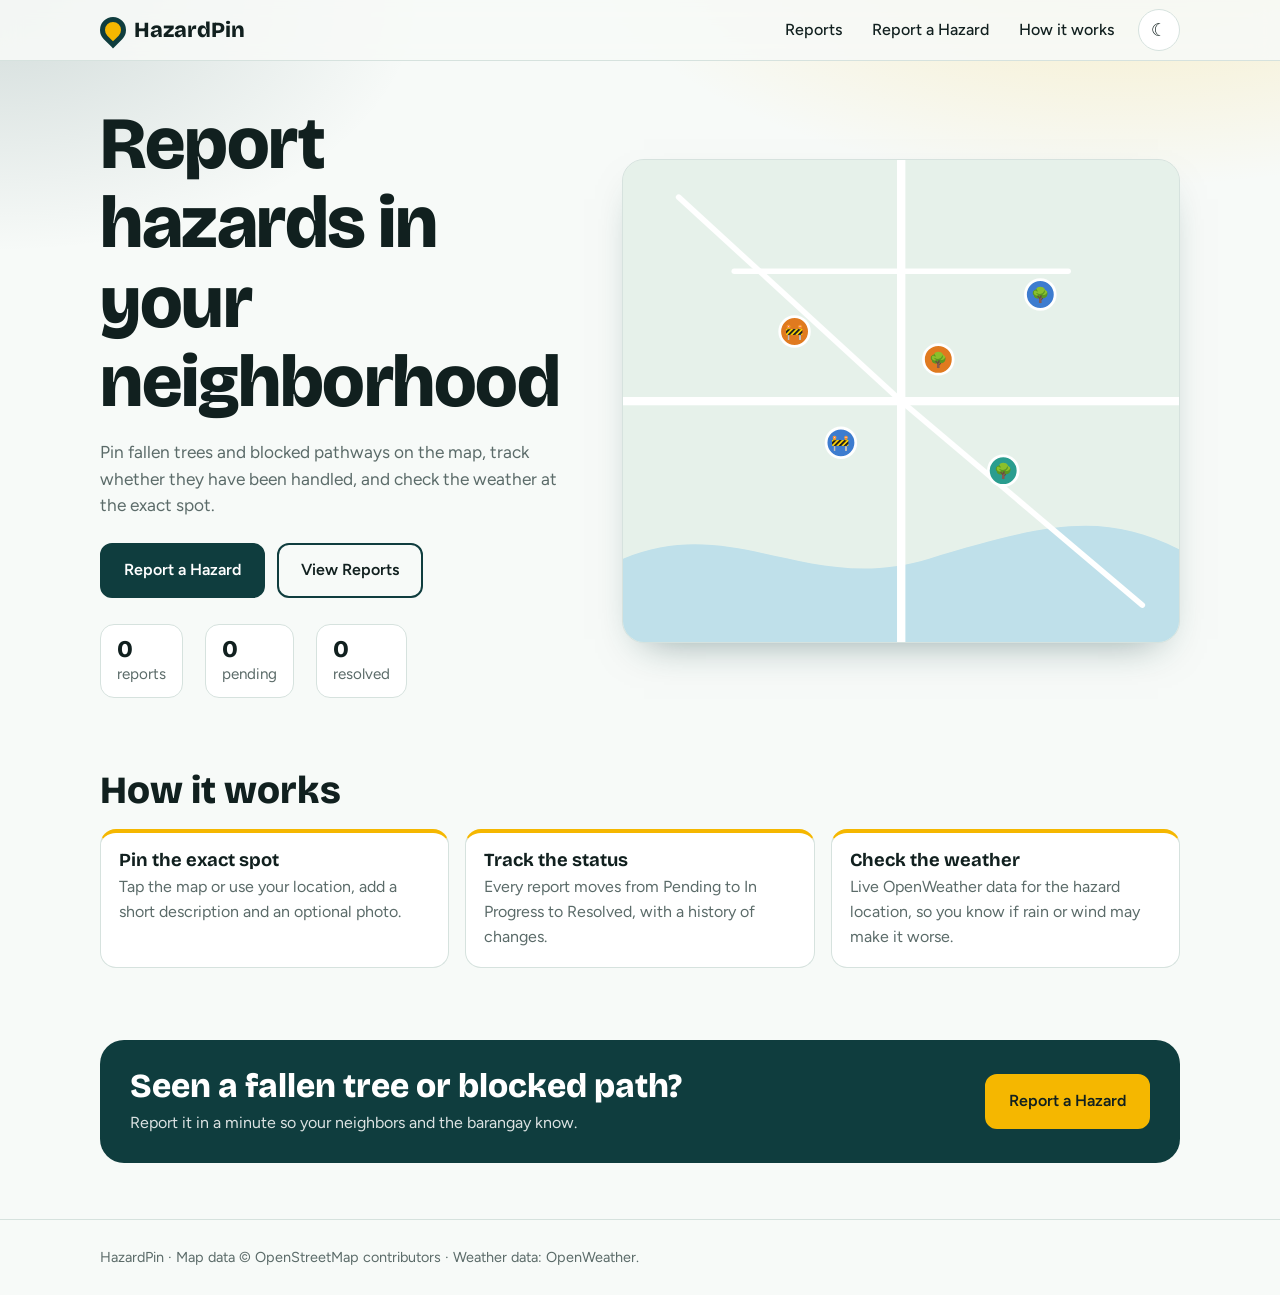
<file: index.html>
<!DOCTYPE html>
<html lang="en">
<head>
  <meta charset="utf-8">
  <meta name="viewport" content="width=device-width, initial-scale=1, viewport-fit=cover">
  <title>HazardPin – Community hazard reporting</title>
  <link rel="preconnect" href="https://fonts.googleapis.com">
  <link href="https://fonts.googleapis.com/css2?family=Bricolage+Grotesque:wght@600;800&family=Figtree:wght@400;500;600&display=swap" rel="stylesheet">
  <link rel="stylesheet" href="style.css">
</head>
<body data-page="home">

  <header>
    <div class="wrap bar">
      <a class="logo" href="index.html"><i></i>HazardPin</a>
      <nav id="nav" aria-label="Main">
        <a href="reports.html">Reports</a>
        <a href="report.html">Report a Hazard</a>
        <a href="index.html#how">How it works</a>
      </nav>
      <button class="ib" id="theme" aria-label="Switch light or dark mode">☾</button>
      <button class="ib" id="menuBtn" aria-label="Open menu" aria-expanded="false">☰</button>
    </div>
  </header>

  <main>
    <div class="wrap hero">
      <div>
        <h1>Report hazards in your neighborhood</h1>
        <p>Pin fallen trees and blocked pathways on the map, track whether they have been handled, and check the weather at the exact spot.</p>
        <div class="cta">
          <a class="btn pri" href="report.html">Report a Hazard</a>
          <a class="btn" href="reports.html">View Reports</a>
        </div>
        <div class="stats">
          <div><b id="sCount">0</b>reports</div>
          <div><b id="sPend">0</b>pending</div>
          <div><b id="sRes">0</b>resolved</div>
        </div>
      </div>

      <!-- Decorative map illustration -->
      <div class="mapbox heroimg">
        <svg viewBox="0 0 600 520" role="img" aria-label="Illustration: hazard pins on a neighborhood map">
          <rect width="600" height="520" fill="var(--land)"/>
          <path d="M0 430 C120 380 200 470 330 430 S520 380 600 420 V520 H0Z" fill="var(--water)"/>
          <g stroke="var(--road)" stroke-width="9" fill="none" stroke-linecap="round">
            <path d="M0 260 H600"/>
            <path d="M300 0 V520"/>
            <path d="M60 40 L300 260 L560 480" stroke-width="6"/>
            <path d="M120 120 H480" stroke-width="6"/>
          </g>
          <g stroke="#fff" stroke-width="3">
            <circle cx="340" cy="215" r="16" fill="#e07a1f"/>
            <circle cx="235" cy="305" r="16" fill="#3d7ccf"/>
            <circle cx="410" cy="335" r="16" fill="#2a9d8f"/>
            <circle cx="185" cy="185" r="16" fill="#e07a1f"/>
            <circle cx="450" cy="145" r="16" fill="#3d7ccf"/>
          </g>
          <g font-size="16" text-anchor="middle">
            <text x="340" y="221">🌳</text>
            <text x="235" y="311">🚧</text>
            <text x="410" y="341">🌳</text>
            <text x="185" y="191">🚧</text>
            <text x="450" y="151">🌳</text>
          </g>
        </svg>
      </div>
    </div>

    <section id="how">
      <div class="wrap">
        <div class="head"><h2>How it works</h2></div>
        <div class="how">
          <div>
            <h3>Pin the exact spot</h3>
            <p>Tap the map or use your location, add a short description and an optional photo.</p>
          </div>
          <div>
            <h3>Track the status</h3>
            <p>Every report moves from Pending to In Progress to Resolved, with a history of changes.</p>
          </div>
          <div>
            <h3>Check the weather</h3>
            <p>Live OpenWeather data for the hazard location, so you know if rain or wind may make it worse.</p>
          </div>
        </div>
      </div>
    </section>

    <section>
      <div class="wrap">
        <div class="band">
          <div>
            <h2>Seen a fallen tree or blocked path?</h2>
            <p>Report it in a minute so your neighbors and the barangay know.</p>
          </div>
          <a class="btn" href="report.html">Report a Hazard</a>
        </div>
      </div>
    </section>
  </main>

  <footer>
    <div class="wrap">HazardPin · Map data © OpenStreetMap contributors · Weather data: OpenWeather.</div>
  </footer>

  <div class="toast" id="toast" role="status"></div>
  <script src="script.js"></script>
</body>
</html>
</file>
<file: style.css>
/* HazardPin styles */

/* ---------- Colors (light theme by default) ---------- */
:root {
  --bg: #f7faf8;
  --surface: #fff;
  --ink: #11201f;
  --muted: #5b6b69;
  --line: #d6e2de;
  --pine: #0f3d3e;
  --pine-ink: #fff;
  --sun: #f5b700;
  --land: #e6f1ea;
  --road: #fff;
  --water: #bfe0ea;
  --err: #b3261e;

  box-sizing: border-box;
  padding-top: env(safe-area-inset-top, 0px);
  padding-bottom: env(safe-area-inset-bottom, 0px);
}

/* Dark theme: follows the device unless the user picked light manually */
@media (prefers-color-scheme: dark) {
  :root:not([data-theme="light"]) {
    --bg: #0c1615;
    --surface: #13221f;
    --ink: #e8f2ef;
    --muted: #9bb0ab;
    --line: #26403b;
    --pine: #7fd1b9;
    --pine-ink: #08201b;
    --land: #162a26;
    --road: #22403a;
    --water: #1b3d4a;
    --err: #ff8a80;
    color-scheme: dark;
  }
}

/* Dark theme: user picked it with the toggle button */
:root[data-theme="dark"] {
  --bg: #0c1615;
  --surface: #13221f;
  --ink: #e8f2ef;
  --muted: #9bb0ab;
  --line: #26403b;
  --pine: #7fd1b9;
  --pine-ink: #08201b;
  --land: #162a26;
  --road: #22403a;
  --water: #1b3d4a;
  --err: #ff8a80;
  color-scheme: dark;
}


/* ---------- Basics ---------- */
html {
  scroll-behavior: smooth;
  scroll-padding-top: 70px;
  height: auto;
}

* {
  box-sizing: border-box;
}

body {
  margin: 0;
  background: var(--bg);
  color: var(--ink);
  font: 400 16px/1.55 Figtree, system-ui, -apple-system, "Segoe UI", sans-serif;
}

h1, h2, h3 {
  font-family: "Bricolage Grotesque", Figtree, system-ui, sans-serif;
  line-height: 1.08;
  margin: 0;
}

a {
  color: inherit;
}

button, input, textarea, select {
  font: inherit;
  color: inherit;
}

:focus-visible {
  outline: 3px solid var(--sun);
  outline-offset: 2px;
}

.wrap {
  max-width: 1120px;
  margin: 0 auto;
  padding: 0 20px;
}

section {
  padding: 36px 0;
}


/* ---------- Header and navigation ---------- */
header {
  position: sticky;
  top: 0;
  z-index: 20;
  background: color-mix(in srgb, var(--bg) 88%, transparent);
  backdrop-filter: blur(10px);
  border-bottom: 1px solid var(--line);
}

.bar {
  display: flex;
  align-items: center;
  gap: 12px;
  height: 60px;
}

.logo {
  font: 800 1.35rem "Bricolage Grotesque", sans-serif;
  text-decoration: none;
  display: flex;
  align-items: center;
  gap: 8px;
  margin-right: auto;
}

/* The little map-pin shape next to the logo text */
.logo i {
  width: 26px;
  height: 26px;
  border-radius: 50% 50% 50% 0;
  transform: rotate(-45deg);
  background: var(--sun);
  display: inline-block;
  border: 5px solid var(--pine);
}

nav {
  display: flex;
  gap: 6px;
}

nav a {
  padding: 8px 12px;
  border-radius: 99px;
  text-decoration: none;
  font-weight: 500;
}

nav a:hover,
nav a[aria-current="page"] {
  background: var(--land);
}

/* Round icon buttons (theme toggle, menu, close) */
.ib {
  width: 42px;
  height: 42px;
  border-radius: 50%;
  border: 1.5px solid var(--line);
  background: var(--surface);
  cursor: pointer;
  font-size: 1.1rem;
}

#menuBtn {
  display: none; /* only shown on small screens */
}


/* ---------- Buttons ---------- */
.btn {
  display: inline-flex;
  align-items: center;
  justify-content: center;
  gap: 8px;
  padding: 13px 22px;
  border-radius: 12px;
  border: 2px solid var(--pine);
  background: transparent;
  font-weight: 600;
  cursor: pointer;
  text-decoration: none;
  transition: transform 0.15s;
}

.btn:active {
  transform: scale(0.97);
}

.btn.pri {
  background: var(--pine);
  color: var(--pine-ink);
}

/* Red outlined button used for delete / details */
.del {
  margin-top: 12px;
  width: 100%;
  padding: 8px;
  border-radius: 10px;
  border: 1.5px solid var(--err);
  background: transparent;
  color: var(--err);
  font-weight: 600;
  cursor: pointer;
}

.del:hover {
  background: var(--err);
  color: #fff;
}

/* "Details & update status" uses the .del shape but in the main color */
.upd {
  border-color: var(--pine);
  color: var(--ink);
}

.upd:hover {
  background: var(--pine);
  color: var(--pine-ink);
}


/* ---------- Home page ---------- */
body[data-page="home"] {
  background:
    radial-gradient(900px 420px at 88% -5%, rgba(245, 183, 0, 0.22), transparent 60%),
    radial-gradient(700px 420px at 0% 0%, color-mix(in srgb, var(--pine) 16%, transparent), transparent 60%),
    var(--bg);
}

.hero {
  display: grid;
  grid-template-columns: 1fr 1.15fr;
  gap: 36px;
  align-items: center;
  padding: 44px 20px 36px;
}

.hero h1 {
  font-size: clamp(2.6rem, 7vw, 4.6rem);
  font-weight: 800;
  letter-spacing: -0.02em;
}

.hero p {
  color: var(--muted);
  max-width: 46ch;
  margin: 16px 0 24px;
  font-size: 1.08rem;
}

.cta {
  display: flex;
  gap: 12px;
  flex-wrap: wrap;
}

.stats {
  display: flex;
  gap: 22px;
  margin-top: 26px;
  color: var(--muted);
  font-size: 0.95rem;
}

.stats > div {
  background: var(--surface);
  border: 1.5px solid var(--line);
  border-radius: 14px;
  padding: 10px 16px;
}

.stats b {
  display: block;
  font: 800 1.5rem "Bricolage Grotesque", sans-serif;
  color: var(--ink);
}

.heroimg svg {
  display: block;
  width: 100%;
  height: auto;
}

.head {
  display: flex;
  flex-wrap: wrap;
  align-items: end;
  justify-content: space-between;
  gap: 14px;
  margin-bottom: 18px;
}

.head h2 {
  font-size: clamp(1.7rem, 4vw, 2.4rem);
  font-weight: 800;
}

.how {
  display: grid;
  grid-template-columns: repeat(auto-fit, minmax(220px, 1fr));
  gap: 16px;
}

.how div {
  background: var(--surface);
  border: 1.5px solid var(--line);
  border-top: 4px solid var(--sun);
  border-radius: 16px;
  padding: 18px;
}

.how h3 {
  font-size: 1.15rem;
  margin-bottom: 4px;
}

.how p {
  margin: 0;
  color: var(--muted);
}

/* Green call-to-action strip at the bottom of the home page */
.band {
  display: flex;
  align-items: center;
  justify-content: space-between;
  gap: 18px;
  flex-wrap: wrap;
  background: var(--pine);
  color: var(--pine-ink);
  border-radius: 24px;
  padding: 28px 30px;
}

.band h2 {
  font-size: clamp(1.5rem, 3.5vw, 2.1rem);
  font-weight: 800;
}

.band p {
  margin: 6px 0 0;
  opacity: 0.85;
}

.band .btn {
  background: var(--sun);
  border-color: var(--sun);
  color: #11201f;
}


/* ---------- Maps ---------- */
.mapbox {
  position: relative;
  isolation: isolate;
  border: 1.5px solid var(--line);
  border-radius: 22px;
  overflow: hidden;
  background: var(--land);
  box-shadow: 0 18px 40px -22px rgba(15, 61, 62, 0.5);
}

.findmap {
  margin-bottom: 22px;
}

#map {
  width: 100%;
  height: 440px;
  z-index: 0;
}

.legend {
  z-index: 500;
  position: absolute;
  left: 12px;
  bottom: 12px;
  background: var(--surface);
  border: 1px solid var(--line);
  border-radius: 10px;
  padding: 6px 10px;
  font-size: 0.8rem;
  color: var(--muted);
}

/* The teardrop-shaped hazard pins on the map */
.pin {
  width: 36px;
  height: 36px;
  border-radius: 50% 50% 50% 0;
  transform: rotate(-45deg);
  background: var(--c);
  border: 3px solid #fff;
  box-shadow: 0 3px 10px rgba(0, 0, 0, 0.35);
  display: grid;
  place-items: center;
}

.pin span {
  transform: rotate(45deg); /* turn the emoji back upright */
  font-size: 1rem;
  line-height: 1;
}

.pin.sel {
  outline: 3px solid var(--sun);
  outline-offset: 2px;
}

.leaflet-div-icon {
  background: none;
  border: 0;
}


/* ---------- Weather panel and API key ---------- */
.keybar {
  display: grid;
  gap: 6px;
  max-width: 460px;
  margin-bottom: 18px;
}

.keybar .meta {
  margin: 0;
}

.panel {
  background: var(--surface);
  border: 1.5px solid var(--line);
  border-radius: 18px;
  padding: 16px 18px;
  margin-bottom: 18px;
}

.panel h3 {
  font-size: 1.05rem;
  margin-bottom: 8px;
}

.wx {
  display: flex;
  gap: 14px;
  align-items: center;
  flex-wrap: wrap;
}

.wx img {
  width: 64px;
  height: 64px;
}

.wx .temp {
  font: 800 1.8rem "Bricolage Grotesque", sans-serif;
}

.warn {
  margin: 10px 0 0;
  padding: 8px 12px;
  border-radius: 10px;
  background: color-mix(in srgb, var(--sun) 25%, transparent);
  font-size: 0.9rem;
}


/* ---------- Reports list ---------- */
.chips {
  display: flex;
  gap: 8px;
  flex-wrap: wrap;
  margin-bottom: 18px;
  align-items: center;
}

.chip {
  padding: 8px 16px;
  border-radius: 99px;
  border: 1.5px solid var(--pine);
  background: transparent;
  cursor: pointer;
  font-weight: 500;
}

.chip[aria-pressed="true"] {
  background: var(--pine);
  color: var(--pine-ink);
}

select.chip {
  appearance: none;
  background: var(--surface);
  padding-right: 16px;
}

.grid {
  display: grid;
  grid-template-columns: repeat(auto-fill, minmax(270px, 1fr));
  gap: 18px;
}

.card {
  display: block;
  position: relative;
  overflow: hidden;
  background: var(--surface);
  border: 1.5px solid var(--line);
  border-radius: 18px;
  cursor: pointer;
  transition: border-color 0.15s, transform 0.15s;
}

.card:hover,
.card.on {
  border-color: var(--pine);
}

.card:hover {
  transform: translateY(-3px);
}

.card h3 {
  font-size: 1.15rem;
}

.card .photo {
  display: grid;
  place-items: center;
  position: relative;
  aspect-ratio: 16 / 10;
  font-size: 3.2rem;
  background-size: cover;
  background-position: center;
}

.cbody {
  padding: 14px 16px 16px;
}

.card .desc {
  margin: 0 0 6px;
  font-size: 0.92rem;
}

.badge {
  position: absolute;
  left: 10px;
  bottom: 10px;
  background: var(--surface);
  color: var(--ink);
  border-radius: 99px;
  padding: 3px 11px;
  font: 600 0.8rem Figtree, sans-serif;
}

.meta {
  color: var(--muted);
  font-size: 0.9rem;
  margin: 2px 0 6px;
}

.empty {
  grid-column: 1 / -1;
  text-align: center;
  color: var(--muted);
  padding: 40px 10px;
  border: 1.5px dashed var(--line);
  border-radius: 18px;
}


/* ---------- Report form ---------- */
form.post {
  max-width: 560px;
  background: var(--surface);
  border: 1.5px solid var(--line);
  border-radius: 20px;
  padding: 22px;
  display: grid;
  gap: 14px;
}

label {
  display: grid;
  gap: 5px;
  font-weight: 600;
  font-size: 0.92rem;
}

.lbl {
  font-weight: 600;
  font-size: 0.92rem;
  margin-bottom: 6px;
}

input[type=text],
input[type=password],
textarea,
select.fld {
  width: 100%;
  padding: 12px 14px;
  border-radius: 12px;
  border: 1.5px dashed var(--muted);
  background: var(--bg);
}

input:focus,
textarea:focus,
select.fld:focus {
  border-style: solid;
  border-color: var(--pine);
}

.pickmap {
  position: relative;
  isolation: isolate;
  border: 1.5px solid var(--line);
  border-radius: 12px;
  overflow: hidden;
}

#pick {
  height: 300px;
  width: 100%;
  z-index: 0;
}

.drop {
  display: grid;
  place-items: center;
  min-height: 120px;
  border: 1.5px dashed var(--muted);
  border-radius: 12px;
  background: var(--land);
  cursor: pointer;
  color: var(--muted);
  background-size: cover;
  background-position: center;
  text-align: center;
}

.err {
  color: var(--err);
  font-size: 0.88rem;
  min-height: 1.2em;
  margin: 0;
}


/* ---------- Details popup ---------- */
dialog {
  width: min(560px, 94vw);
  max-height: 92vh;
  border: 0;
  border-radius: 22px;
  padding: 0;
  background: var(--surface);
  color: var(--ink);
  box-shadow: 0 30px 80px rgba(0, 0, 0, 0.4);
}

dialog::backdrop {
  background: rgba(5, 20, 18, 0.6);
}

.dh {
  display: flex;
  justify-content: space-between;
  align-items: center;
  padding: 14px 18px;
  border-bottom: 1px solid var(--line);
}

.dh h3 {
  font-size: 1.1rem;
}

.db {
  padding: 18px;
  display: grid;
  gap: 12px;
}

.big {
  height: 200px;
  border-radius: 14px;
  display: grid;
  place-items: center;
  font-size: 4rem;
  background-size: cover;
  background-position: center;
}

.tag {
  display: inline-block;
  font-size: 0.75rem;
  padding: 2px 8px;
  border-radius: 99px;
  background: var(--land);
  margin-right: 4px;
}

.dot {
  display: inline-block;
  width: 10px;
  height: 10px;
  border-radius: 50%;
  margin-right: 6px;
  background: var(--c);
}

.stbar {
  display: flex;
  gap: 10px;
  flex-wrap: wrap;
  align-items: end;
}

.stbar label {
  flex: 1;
  min-width: 160px;
}

/* Status history list */
.tl {
  list-style: none;
  margin: 0;
  padding: 0;
  display: grid;
  gap: 6px;
  font-size: 0.9rem;
}

.tl li {
  padding-left: 14px;
  border-left: 3px solid var(--line);
}


/* ---------- Toast message and footer ---------- */
.toast {
  position: fixed;
  left: 50%;
  bottom: calc(24px + env(safe-area-inset-bottom, 0px));
  transform: translate(-50%, 40px);
  background: var(--pine);
  color: var(--pine-ink);
  padding: 12px 20px;
  border-radius: 12px;
  opacity: 0;
  transition: 0.25s;
  z-index: 50;
  pointer-events: none;
  font-weight: 600;
}

.toast.show {
  opacity: 1;
  transform: translate(-50%, 0);
}

footer {
  border-top: 1px solid var(--line);
  padding: 26px 0;
  margin-top: 20px;
  color: var(--muted);
  font-size: 0.9rem;
}


/* ---------- Small screens ---------- */
@media (max-width: 820px) {
  .hero {
    grid-template-columns: 1fr;
    padding-top: 26px;
  }

  #menuBtn {
    display: block;
  }

  nav {
    display: none;
    position: absolute;
    top: 60px;
    left: 0;
    right: 0;
    flex-direction: column;
    background: var(--bg);
    border-bottom: 1px solid var(--line);
    padding: 10px 20px;
  }

  nav.open {
    display: flex;
  }
}

/* Respect people who turn animations off */
@media (prefers-reduced-motion: reduce) {
  * {
    transition: none !important;
    scroll-behavior: auto !important;
  }
}


/* ---------- Map hover preview ---------- */
.leaflet-tooltip {
  background: var(--surface);
  color: var(--ink);
  border: 1px solid var(--line);
  border-radius: 10px;
  padding: 6px 10px;
  font-size: 0.85rem;
  max-width: 220px;
  white-space: normal;
}

.leaflet-tooltip-top::before {
  border-top-color: var(--surface);
}

/* Buttons stacked in the details popup */
.db .btn {
  width: 100%;
}
</file>
